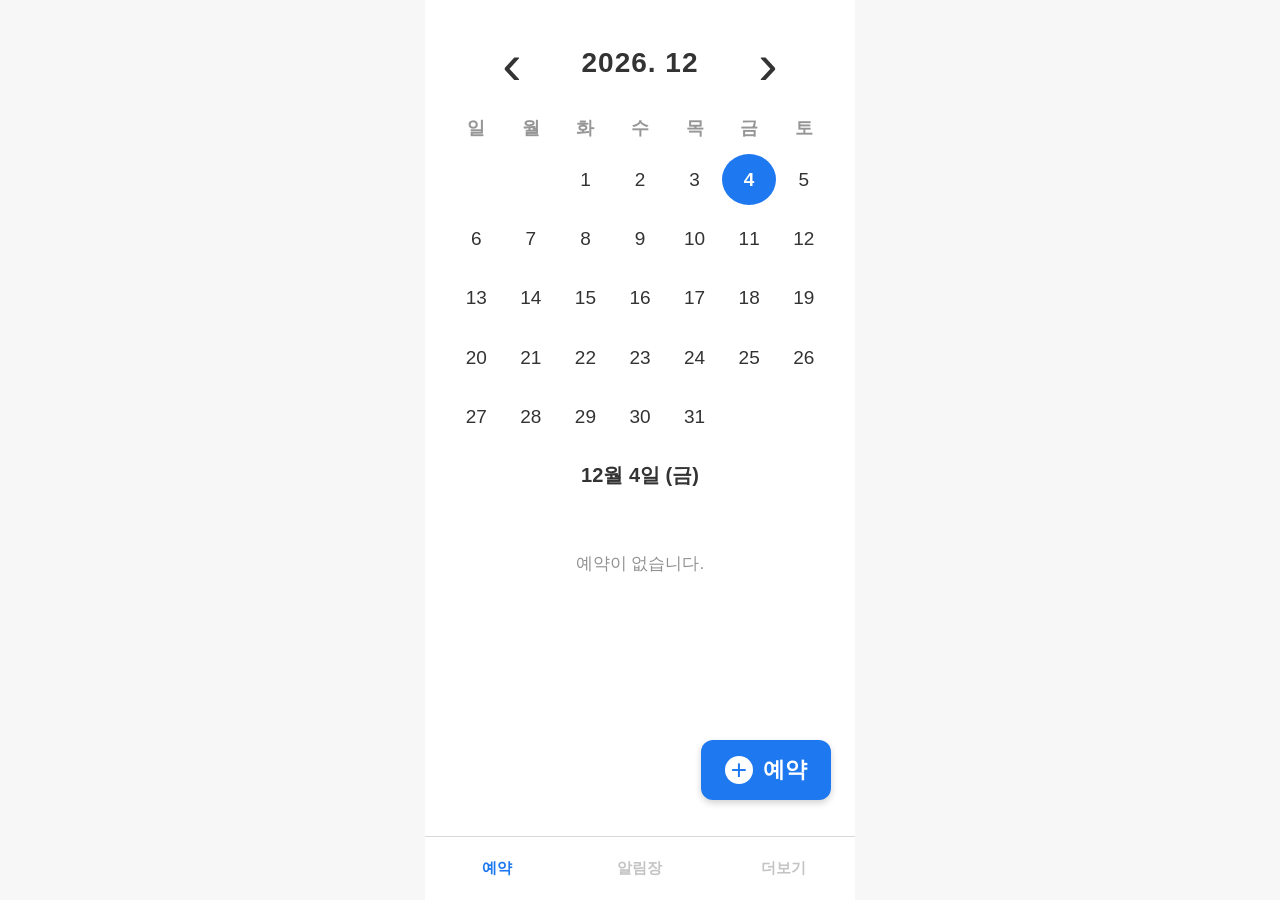
<file: index.html>
<!doctype html>
<html lang="ko">
  <head>
    <meta charset="UTF-8" />
    <meta name="viewport" content="width=device-width, initial-scale=1.0" />
    <title>예약 홈</title>
    <link rel="stylesheet" href="src/styles/app.css" />
  </head>
  <body>
    <main class="reservation-home app-screen" aria-labelledby="reservation-title">
      <h1 class="visually-hidden" id="reservation-title">예약</h1>

      <section class="calendar" aria-label="예약 달력">
        <header class="calendar__header">
          <button class="calendar__month-button" type="button" data-action="previous-month" aria-label="이전 달"><span aria-hidden="true">‹</span></button>
          <h2 class="calendar__month" data-field="month-label"></h2>
          <button class="calendar__month-button" type="button" data-action="next-month" aria-label="다음 달"><span aria-hidden="true">›</span></button>
        </header>
        <div class="calendar__weekdays" aria-hidden="true">
          <span class="calendar__weekday">일</span><span class="calendar__weekday">월</span><span class="calendar__weekday">화</span><span class="calendar__weekday">수</span><span class="calendar__weekday">목</span><span class="calendar__weekday">금</span><span class="calendar__weekday">토</span>
        </div>
        <div class="calendar__days" data-field="calendar-days" role="grid" aria-label="날짜 선택"></div>
      </section>

      <section class="reservation-summary" aria-live="polite">
        <h2 class="reservation-summary__date" data-field="selected-date"></h2>
        <p class="reservation-summary__empty empty-state" data-field="empty-message">예약이 없습니다.</p>
        <div class="reservation-summary__list" data-field="reservation-list"></div>
      </section>

      <a class="floating-action" href="reservation.html">
        <span class="floating-action__icon" aria-hidden="true">+</span>
        <span>예약</span>
      </a>

      <p class="toast reservation-cancellation-toast" data-field="reservation-cancellation-toast" role="status" hidden>예약을 성공적으로 취소했습니다.</p>
    </main>

    <div data-component="bottom-navigation"></div>
    <script type="module" src="src/main.js"></script>
  </body>
</html>
</file>
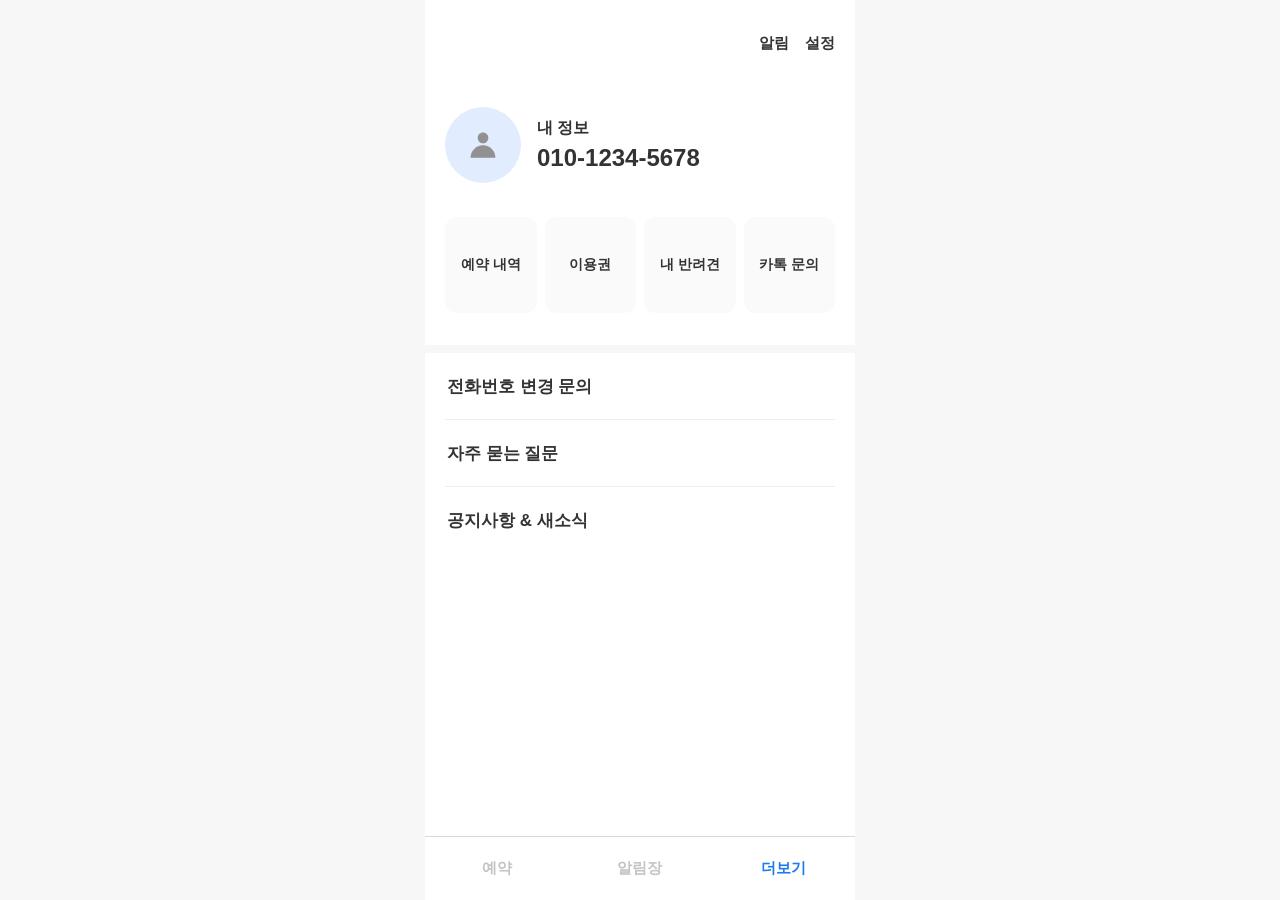
<file: more.html>
<!doctype html>
<html lang="ko">
  <head>
    <meta charset="UTF-8" />
    <meta name="viewport" content="width=device-width, initial-scale=1.0" />
    <title>더보기</title>
    <link rel="stylesheet" href="src/styles/app.css" />
  </head>
  <body>
    <main class="more-home app-screen" aria-labelledby="more-title">
      <header class="more-home__header">
        <h1 class="more-home__title visually-hidden" id="more-title">더보기</h1>
        <div class="more-home__header-actions" aria-label="빠른 메뉴">
          <button class="more-home__text-button" type="button" data-action="open-notifications">알림</button>
          <button class="more-home__text-button" type="button" data-action="open-settings">설정</button>
        </div>
      </header>

      <button class="profile-summary" type="button" data-action="open-profile">
        <span class="profile-summary__avatar" aria-hidden="true">
          <img class="profile-summary__avatar-icon" src="assets/icons/menuIcon_profile.svg" alt="" />
        </span>
        <span class="profile-summary__content">
          <span class="profile-summary__label">내 정보</span>
          <strong class="profile-summary__phone" data-field="guardian-phone"></strong>
        </span>
      </button>

      <section class="quick-menu" aria-label="빠른 메뉴">
        <button class="quick-menu__item" type="button" data-action="open-reservations">예약 내역</button>
        <button class="quick-menu__item" type="button" data-action="open-my-tickets">이용권</button>
        <button class="quick-menu__item" type="button" disabled>내 반려견</button>
        <button class="quick-menu__item" type="button" data-action="open-inquiry">카톡 문의</button>
      </section>

      <nav class="more-links" aria-label="도움말 메뉴">
        <button class="more-links__item" type="button" data-action="phone-inquiry">
          전화번호 변경 문의
        </button>
        <button class="more-links__item" type="button" data-action="open-faq">
          자주 묻는 질문
        </button>
        <button class="more-links__item" type="button" data-action="open-notices">
          공지사항 &amp; 새소식
        </button>
      </nav>
    </main>

    <div data-component="bottom-navigation"></div>
    <script type="module" src="src/more-main.js"></script>
  </body>
</html>
</file>
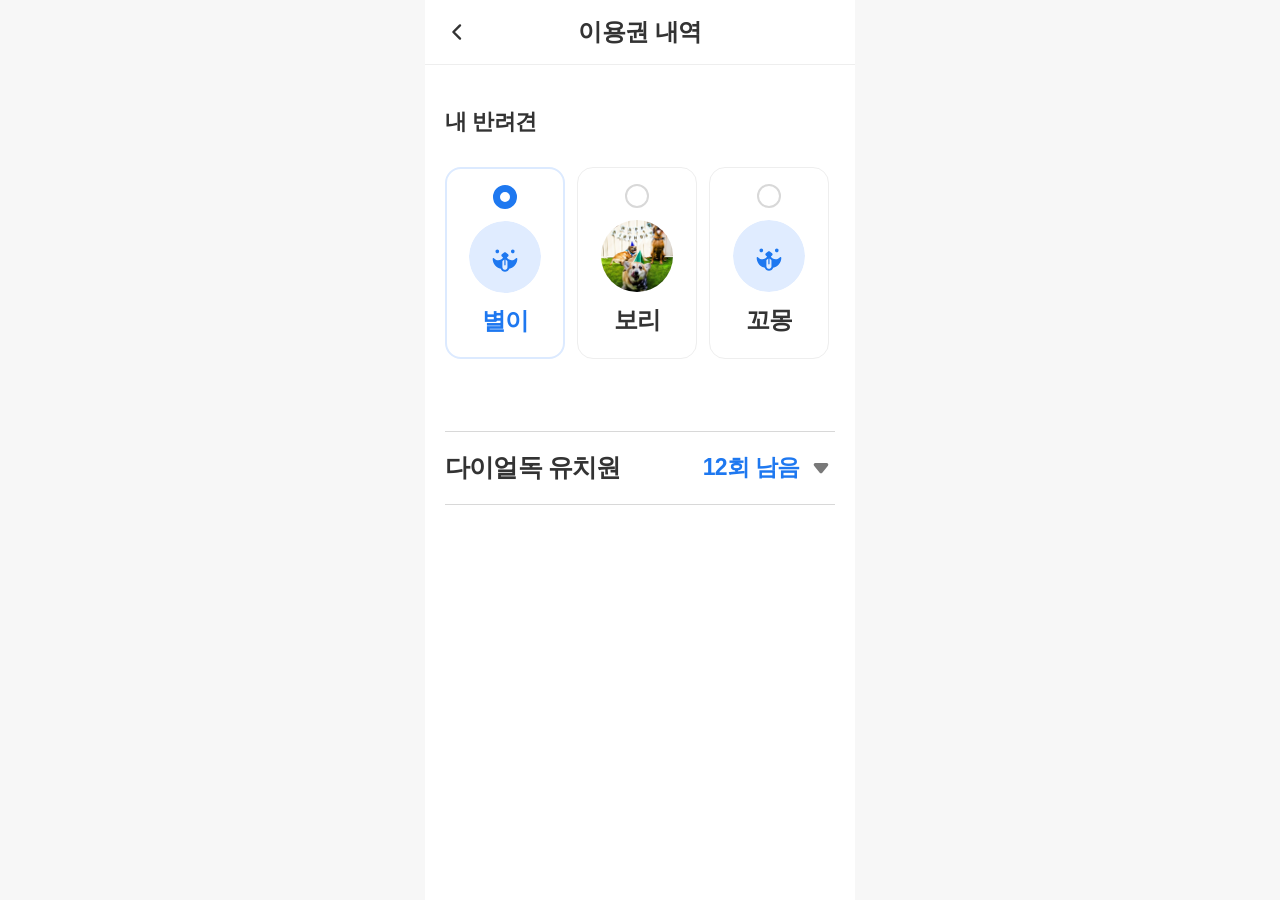
<file: my-tickets.html>
<!doctype html>
<html lang="ko">
  <head>
    <meta charset="UTF-8" />
    <meta name="viewport" content="width=device-width, initial-scale=1.0" />
    <title>이용권 내역</title>
    <link rel="stylesheet" href="src/styles/app.css" />
  </head>
  <body>
    <main class="my-tickets app-screen" data-component="my-tickets" aria-labelledby="my-tickets-title">
      <header class="my-tickets__header app-header">
        <button class="my-tickets__back app-header__button" type="button" data-action="go-back" aria-label="더보기로 돌아가기">
          <img src="assets/icons/iconBack.svg" alt="" />
        </button>
        <h1 class="my-tickets__title app-header__title" id="my-tickets-title">이용권 내역</h1>
        <span aria-hidden="true"></span>
      </header>

      <div class="my-tickets__content">
        <section class="my-tickets__pet-section" aria-labelledby="my-tickets-pets-title">
          <h2 class="my-tickets__section-title section-title" id="my-tickets-pets-title">내 반려견</h2>
          <div class="my-tickets-pet-selector" data-field="pet-list" role="radiogroup" aria-label="반려견 선택"></div>
          <p class="my-tickets__empty empty-state" data-field="empty-message" hidden>등록된 반려견이 없습니다.</p>
        </section>

        <section class="my-tickets__business-section" aria-labelledby="my-tickets-business-title">
          <h2 class="visually-hidden" id="my-tickets-business-title">업체별 이용권</h2>
          <div class="my-tickets-business-list" data-field="business-list"></div>
        </section>
      </div>
    </main>

    <script type="module" src="src/my-tickets-main.js"></script>
  </body>
</html>
</file>
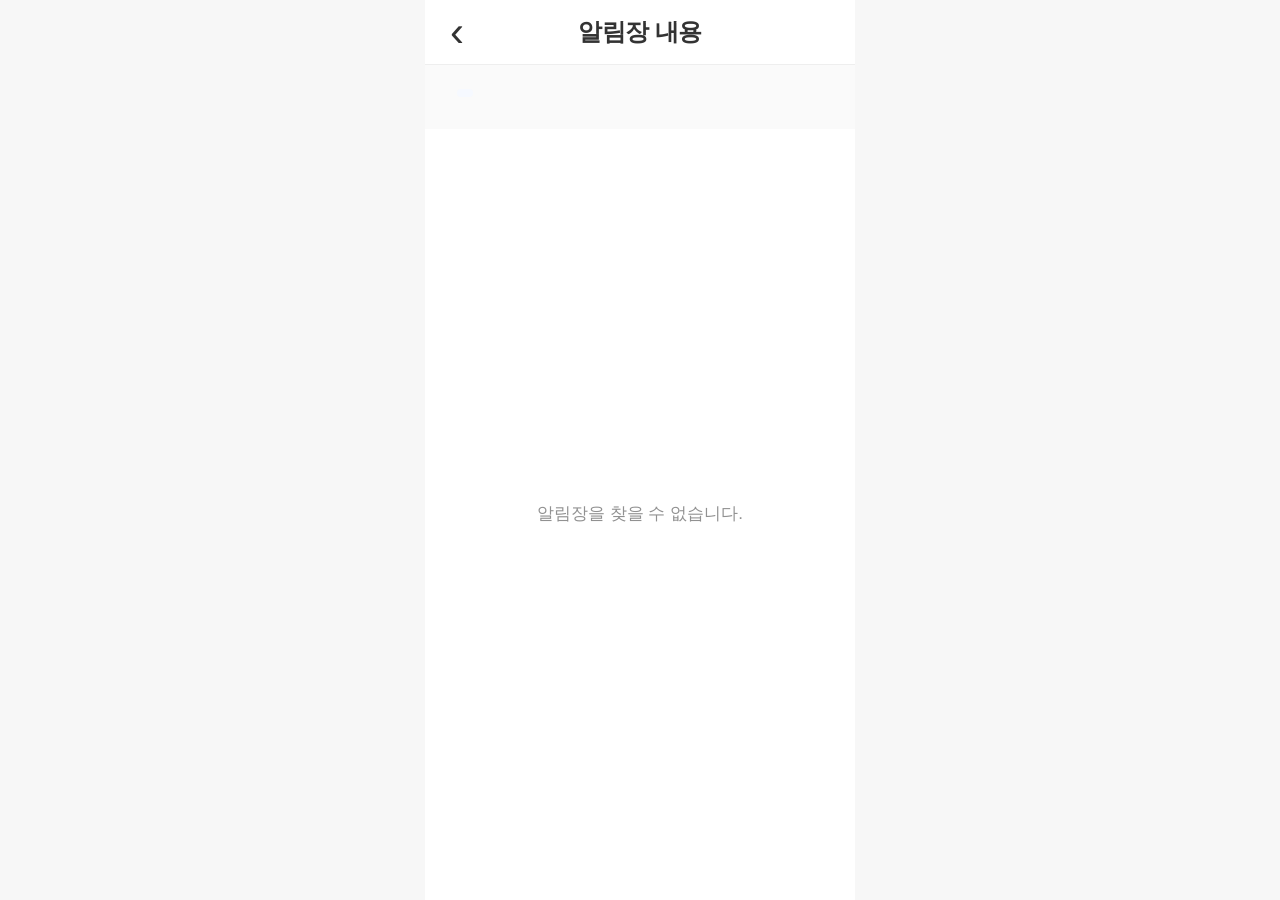
<file: report-detail.html>
<!doctype html>
<html lang="ko">
  <head>
    <meta charset="UTF-8" />
    <meta name="viewport" content="width=device-width, initial-scale=1.0" />
    <title>알림장 내용</title>
    <link rel="stylesheet" href="src/styles/app.css" />
  </head>
  <body>
    <main class="report-detail app-screen" aria-labelledby="report-detail-title">
      <header class="report-detail__header app-header">
        <button class="report-detail__back app-header__button" type="button" data-action="go-back" aria-label="알림장 목록으로 돌아가기">‹</button>
        <h1 class="report-detail__title app-header__title" id="report-detail-title">알림장 내용</h1>
        <span aria-hidden="true"></span>
      </header>
      <section class="report-detail__meta">
        <div class="report-detail__meta-heading">
          <p class="report-detail__date" data-field="report-date"></p>
          <span class="report-detail__class-badge" data-field="report-class"></span>
        </div>
        <h2 class="report-detail__recipient" data-field="report-recipient"></h2>
      </section>
      <article class="report-detail__body" data-field="report-body"></article>
      <p class="report-detail__empty empty-state" data-field="empty-message" hidden>알림장을 찾을 수 없습니다.</p>
    </main>
    <script type="module" src="src/report-detail-main.js"></script>
  </body>
</html>
</file>
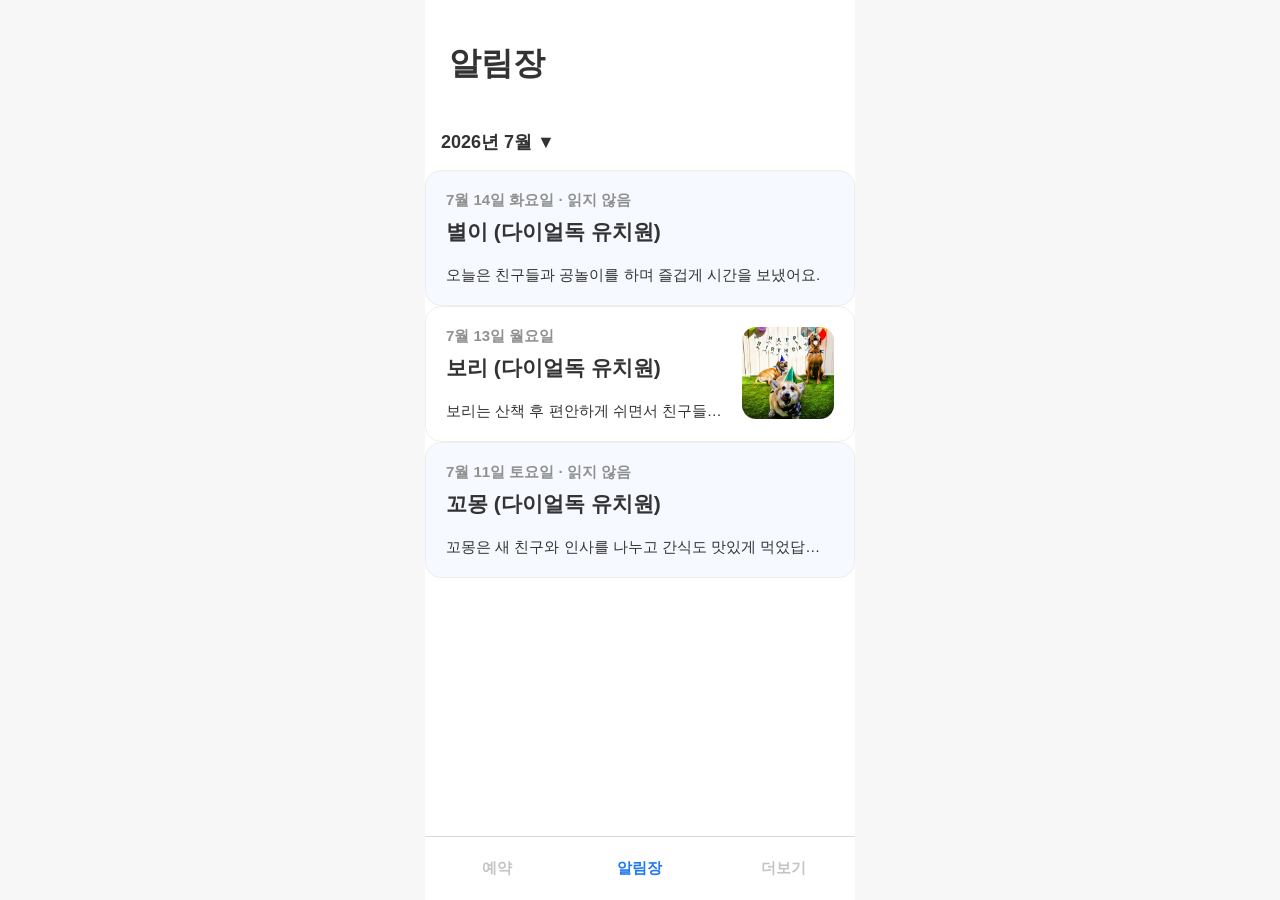
<file: report.html>
<!doctype html>
<html lang="ko">
  <head>
    <meta charset="UTF-8" />
    <meta name="viewport" content="width=device-width, initial-scale=1.0" />
    <title>알림장</title>
    <link rel="stylesheet" href="src/styles/app.css" />
  </head>
  <body>
    <main class="report-list app-screen" aria-labelledby="report-list-title">
      <header class="report-list__header">
        <h1 class="report-list__title" id="report-list-title">알림장</h1>
      </header>
      <p class="report-list__empty empty-state" data-field="empty-message" hidden>작성된 알림장이 없습니다.</p>
      <div class="report-list__content" data-field="report-list"></div>
    </main>

    <div data-component="bottom-navigation"></div>
    <script type="module" src="src/report-main.js"></script>
  </body>
</html>
</file>
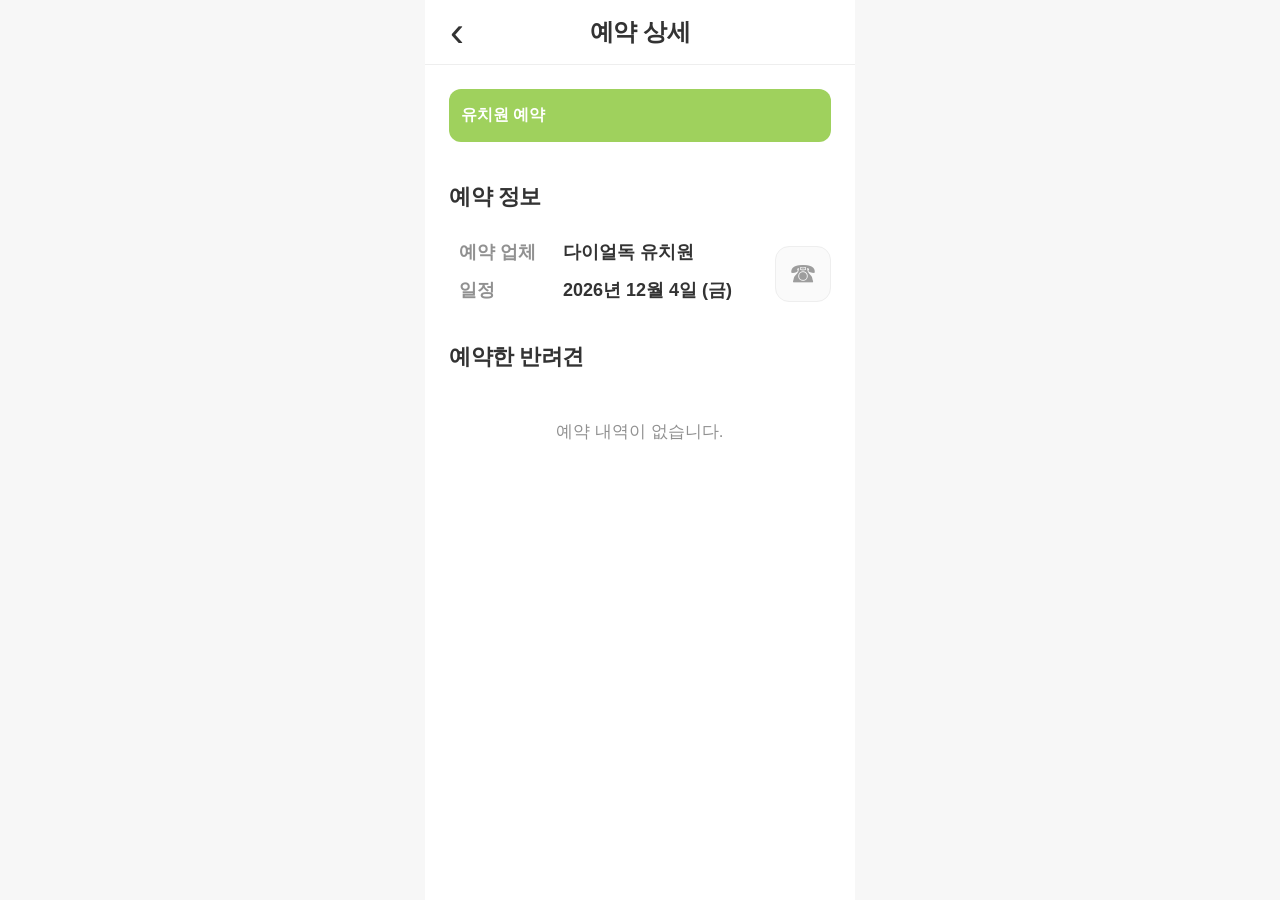
<file: reservation-detail.html>
<!doctype html>
<html lang="ko">
  <head>
    <meta charset="UTF-8" />
    <meta name="viewport" content="width=device-width, initial-scale=1.0" />
    <title>예약 상세</title>
    <link rel="stylesheet" href="src/styles/app.css" />
  </head>
  <body>
    <main class="reservation-detail app-screen" aria-labelledby="reservation-detail-title">
      <header class="reservation-detail__header app-header">
        <button class="reservation-detail__back app-header__button" type="button" data-action="go-back" aria-label="예약 화면으로 돌아가기">‹</button>
        <h1 class="reservation-detail__title app-header__title" id="reservation-detail-title">예약 상세</h1>
        <span aria-hidden="true"></span>
      </header>

      <div class="reservation-detail__content">
        <section class="reservation-detail__type">유치원 예약</section>

        <section class="reservation-detail__section" aria-labelledby="reservation-information-title">
          <h2 class="reservation-detail__section-title section-title" id="reservation-information-title">예약 정보</h2>
          <dl class="reservation-information">
            <dt>예약 업체</dt><dd>다이얼독 유치원</dd>
            <dt>일정</dt><dd data-field="reservation-date"></dd>
          </dl>
          <span class="reservation-information__phone" aria-label="전화 아이콘" role="img">☎</span>
        </section>

        <section class="reservation-detail__section" aria-labelledby="reserved-pets-title">
          <div class="reservation-detail__section-heading">
            <h2 class="reservation-detail__section-title section-title" id="reserved-pets-title">예약한 반려견</h2>
            <button class="reservation-detail__selection-action" type="button" data-action="toggle-all-selection" data-field="selection-action"></button>
          </div>
          <p class="reservation-detail__notice" data-field="cancellation-notice">예약 취소는 일정 시작 24시간 전까지 가능합니다.</p>
          <div class="reservation-detail__pet-list" data-field="reservation-pet-list"></div>
          <p class="reservation-detail__empty empty-state" data-field="empty-message" hidden>예약 내역이 없습니다.</p>
        </section>
      </div>

      <footer class="reservation-detail__footer" data-field="cancellation-footer">
        <button class="reservation-detail__cancel action-button action-button--danger" type="button" data-action="cancel-reservations">예약 취소</button>
      </footer>
    </main>

    <script type="module" src="src/reservation-detail-main.js"></script>
  </body>
</html>
</file>
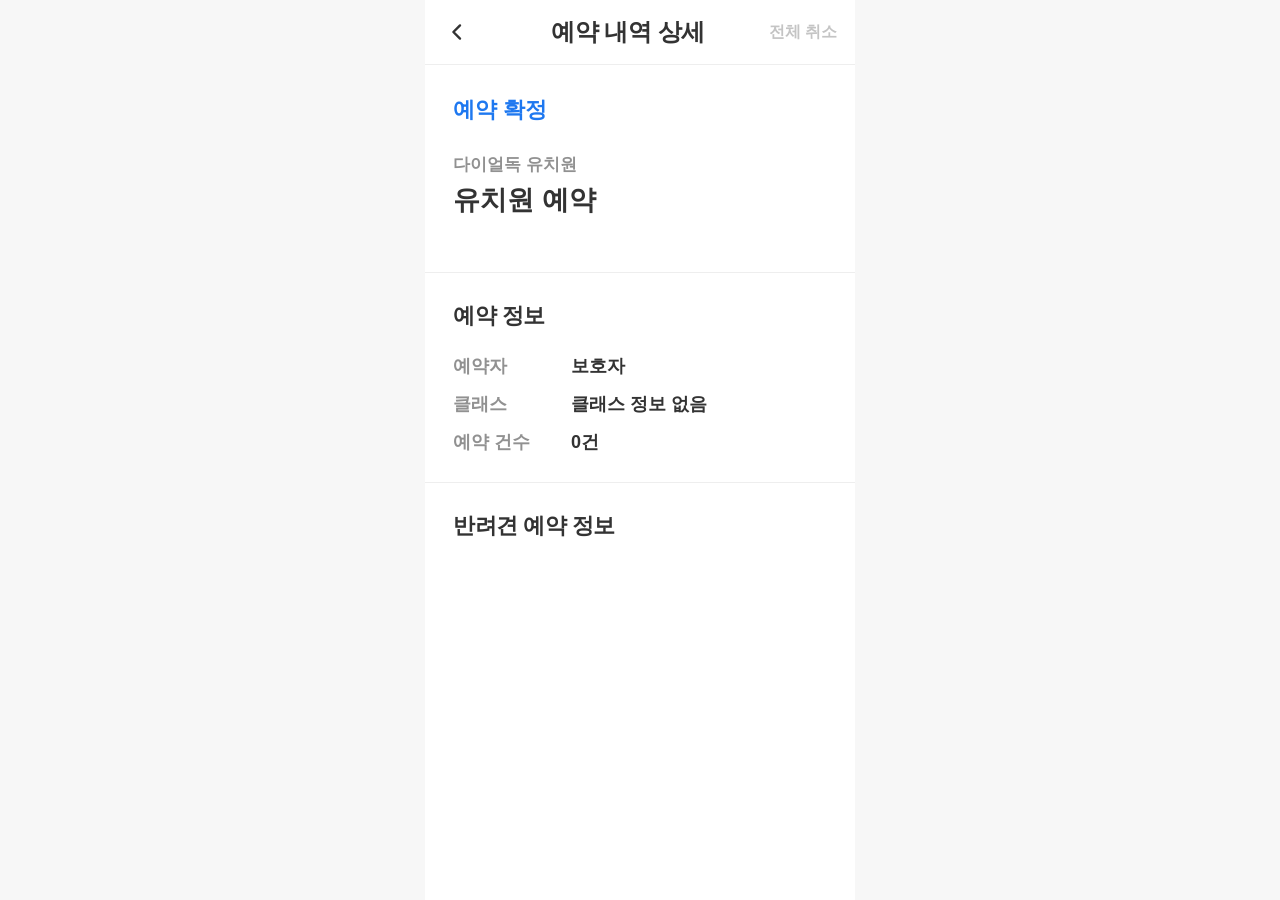
<file: reservation-history-detail.html>
<!doctype html>
<html lang="ko">
  <head>
    <meta charset="UTF-8" />
    <meta name="viewport" content="width=device-width, initial-scale=1.0" />
    <title>예약 내역 상세</title>
    <link rel="stylesheet" href="src/styles/app.css" />
  </head>
  <body>
    <main class="reservation-history-detail app-screen" aria-labelledby="reservation-history-detail-title">
      <header class="reservation-history-detail__header app-header app-header--with-action">
        <button class="reservation-history-detail__back app-header__button" type="button" data-action="go-back" aria-label="예약 내역으로 돌아가기">
          <img src="assets/icons/iconBack.svg" alt="" />
        </button>
        <h1 class="reservation-history-detail__title app-header__title" id="reservation-history-detail-title">예약 내역 상세</h1>
        <button class="reservation-history-detail__cancel-all app-header__action app-header__action--danger" type="button" data-action="cancel-all" data-field="cancel-all">전체 취소</button>
      </header>

      <p class="reservation-history-detail__notice" data-field="cancellation-notice" hidden>24시간 전인 예약이 있어 전체 취소할 수 없습니다.</p>

      <section class="reservation-overview" aria-labelledby="reservation-overview-title">
        <p class="reservation-overview__status" data-field="reservation-status"></p>
        <p class="reservation-overview__business-name" data-field="business-name"></p>
        <h2 class="reservation-overview__service-type" id="reservation-overview-title" data-field="service-type"></h2>
        <p class="reservation-overview__created-at" data-field="created-at"></p>
      </section>

      <section class="reservation-group-information" aria-labelledby="reservation-group-information-title">
        <h2 class="reservation-group-information__title section-title" id="reservation-group-information-title">예약 정보</h2>
        <dl class="reservation-group-information__list">
          <dt>예약자</dt><dd data-field="guardian-name"></dd>
          <dt>클래스</dt><dd data-field="class-name"></dd>
          <dt>예약 건수</dt><dd data-field="reservation-count"></dd>
        </dl>
      </section>

      <section class="reservation-pet-information" aria-labelledby="reservation-pet-information-title">
        <h2 class="reservation-pet-information__title section-title" id="reservation-pet-information-title">반려견 예약 정보</h2>
        <div class="reservation-pet-information__list" data-field="pet-groups"></div>
      </section>

      <p class="toast reservation-completion-toast" data-field="reservation-completion-toast" role="status" hidden>예약이 완료되었습니다.</p>
    </main>

    <dialog class="reservation-cancel-dialog" data-field="cancel-dialog" aria-label="예약 취소 확인" aria-describedby="reservation-cancel-dialog-description">
      <p class="reservation-cancel-dialog__description" id="reservation-cancel-dialog-description">예약을 취소하시겠습니까?<br />취소 후에는 변경이 불가능합니다.</p>
      <div class="reservation-cancel-dialog__actions">
        <button class="reservation-cancel-dialog__button reservation-cancel-dialog__button--close" type="button" data-action="close-cancel-dialog">닫기</button>
        <button class="reservation-cancel-dialog__button reservation-cancel-dialog__button--confirm" type="button" data-action="confirm-cancel-all">예약 취소</button>
      </div>
    </dialog>

    <script type="module" src="src/reservation-history-detail-main.js"></script>
  </body>
</html>
</file>
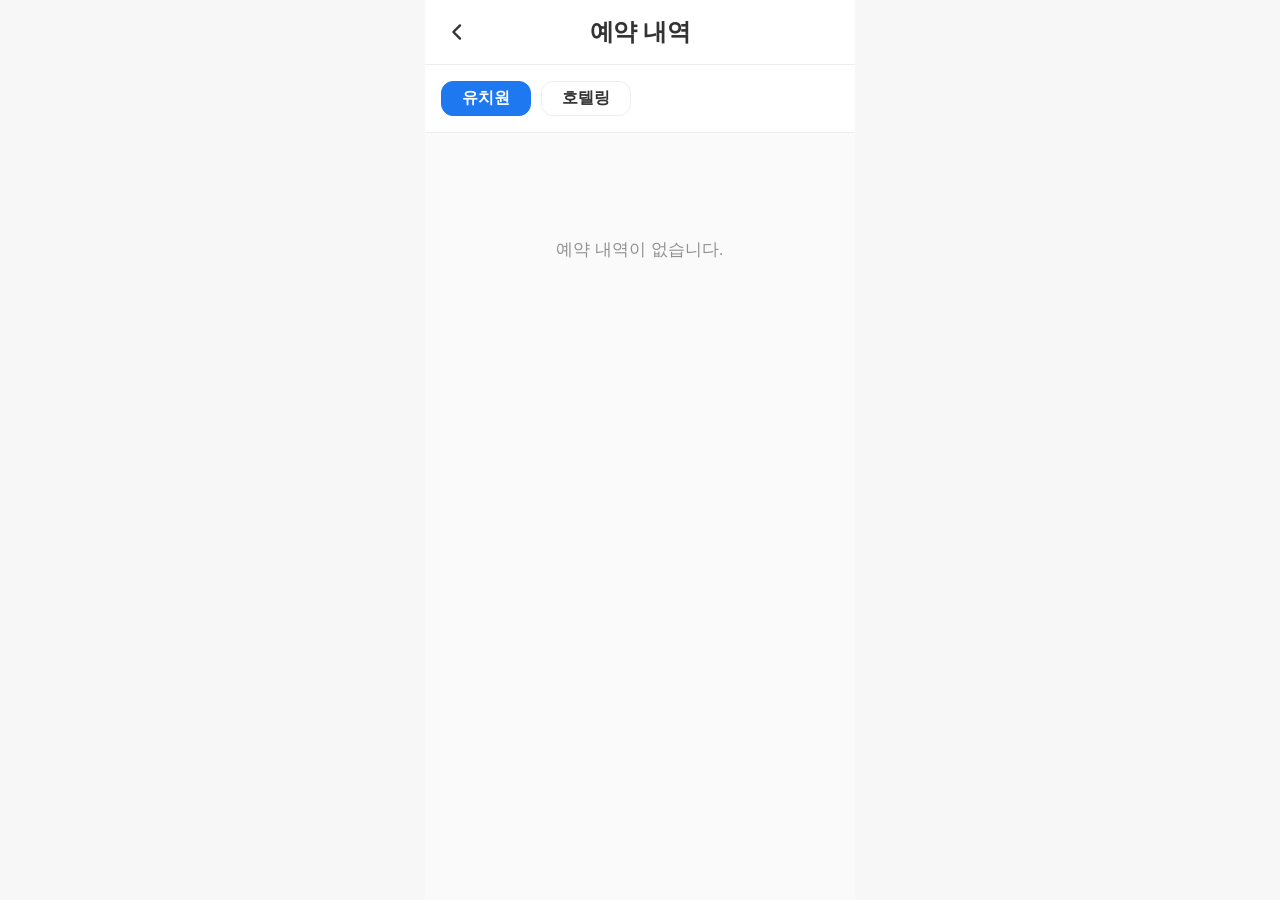
<file: reservation-history.html>
<!doctype html>
<html lang="ko">
  <head>
    <meta charset="UTF-8" />
    <meta name="viewport" content="width=device-width, initial-scale=1.0" />
    <title>예약 내역</title>
    <link rel="stylesheet" href="src/styles/app.css" />
  </head>
  <body>
    <main class="reservation-history app-screen app-screen--subtle" aria-labelledby="reservation-history-title">
      <header class="reservation-history__header app-header">
        <button class="reservation-history__back app-header__button" type="button" data-action="go-back" aria-label="더보기로 돌아가기">
          <img src="assets/icons/iconBack.svg" alt="" />
        </button>
        <h1 class="reservation-history__title app-header__title" id="reservation-history-title">예약 내역</h1>
        <span aria-hidden="true"></span>
      </header>

      <div class="reservation-history__tabs" aria-label="예약 유형">
        <button class="reservation-history__tab reservation-history__tab--active" type="button" aria-current="page">유치원</button>
        <span class="reservation-history__tab" aria-disabled="true">호텔링</span>
      </div>

      <section class="reservation-history__content" aria-live="polite">
        <p class="reservation-history__empty empty-state" data-field="empty-message" hidden>예약 내역이 없습니다.</p>
        <div data-field="reservation-groups"></div>
      </section>
    </main>

    <script type="module" src="src/reservation-history-main.js"></script>
  </body>
</html>
</file>
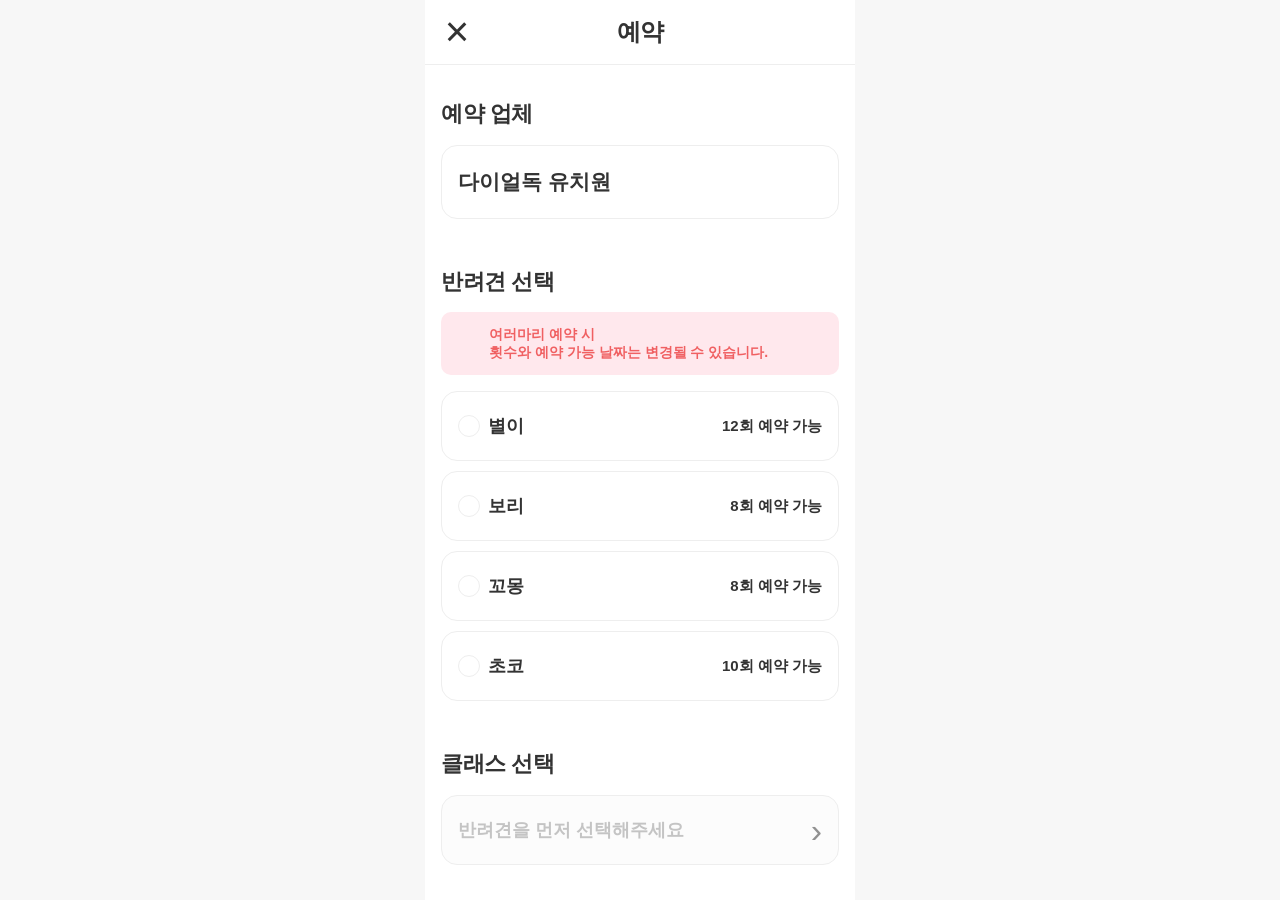
<file: reservation.html>
<!doctype html>
<html lang="ko">
  <head>
    <meta charset="UTF-8" />
    <meta name="viewport" content="width=device-width, initial-scale=1.0" />
    <title>예약</title>
    <link rel="stylesheet" href="src/styles/app.css" />
  </head>
  <body>
    <main class="reservation-form app-screen" aria-labelledby="reservation-form-title">
      <header class="reservation-form__header app-header app-header--sticky">
        <button class="reservation-form__close app-header__button" type="button" data-action="close-reservation-form" aria-label="예약 화면 닫기">×</button>
        <h1 class="reservation-form__title app-header__title" id="reservation-form-title">예약</h1>
        <span aria-hidden="true"></span>
      </header>

      <div class="reservation-form__content">
        <section class="reservation-form__section" aria-labelledby="business-title">
          <h2 class="reservation-form__section-title section-title" id="business-title">예약 업체</h2>
          <p class="reservation-form__business">다이얼독 유치원</p>
        </section>

        <section class="reservation-form__section" aria-labelledby="pet-selection-title">
          <h2 class="reservation-form__section-title section-title" id="pet-selection-title">반려견 선택</h2>
          <p class="reservation-form__notice">여러마리 예약 시<br />횟수와 예약 가능 날짜는 변경될 수 있습니다.</p>
          <div class="pet-selector" data-field="pet-list"></div>
        </section>

        <section class="reservation-form__section" aria-labelledby="class-selection-title">
          <h2 class="reservation-form__section-title section-title" id="class-selection-title">클래스 선택</h2>
          <button class="class-selector" type="button" data-action="open-class-selection" disabled>
            <span class="class-selector__value" data-field="selected-class-name">반려견을 먼저 선택해주세요</span>
            <span class="class-selector__chevron" aria-hidden="true">›</span>
          </button>
        </section>

        <section class="reservation-form__section reservation-form__section--calendar" aria-labelledby="date-selection-title">
          <h2 class="reservation-form__section-title section-title" id="date-selection-title">날짜 선택</h2>
          <section class="calendar calendar--reservation-selection" aria-label="예약 날짜 선택">
            <header class="calendar__header">
              <button class="calendar__month-button" type="button" data-action="previous-reservation-month" aria-label="이전 달"><span aria-hidden="true">‹</span></button>
              <h3 class="calendar__month" data-field="reservation-month-label"></h3>
              <button class="calendar__month-button" type="button" data-action="next-reservation-month" aria-label="다음 달"><span aria-hidden="true">›</span></button>
            </header>
            <div class="calendar__weekdays" aria-hidden="true">
              <span class="calendar__weekday">일</span><span class="calendar__weekday">월</span><span class="calendar__weekday">화</span><span class="calendar__weekday">수</span><span class="calendar__weekday">목</span><span class="calendar__weekday">금</span><span class="calendar__weekday">토</span>
            </div>
            <div class="calendar__days" data-field="reservation-calendar-days" role="grid" aria-label="예약 날짜"></div>
          </section>
        </section>
      </div>

      <section class="class-selection-sheet" data-state="hidden" hidden aria-labelledby="class-sheet-title">
        <button class="class-selection-sheet__backdrop" type="button" data-action="close-class-selection" aria-label="클래스 선택 닫기"></button>
        <div class="class-selection-sheet__panel">
          <div class="class-selection-sheet__handle" aria-hidden="true"></div>
          <h2 class="class-selection-sheet__title" id="class-sheet-title">클래스 선택</h2>
          <div class="class-selection-sheet__options" data-field="class-options"></div>
        </div>
      </section>

      <footer class="reservation-form__footer">
        <p class="reservation-counter"><span class="reservation-counter__label">예약</span><strong class="reservation-counter__value" data-field="selected-date-count">0회</strong></p>
        <span class="reservation-counter__divider" aria-hidden="true">/</span>
        <p class="reservation-counter"><span class="reservation-counter__label">잔여</span><strong class="reservation-counter__value" data-field="remaining-count">0회</strong></p>
        <button class="reservation-form__submit action-button" type="button" data-action="submit-reservation" disabled>예약</button>
      </footer>
    </main>

    <script type="module" src="src/reservation-form-main.js"></script>
  </body>
</html>
</file>
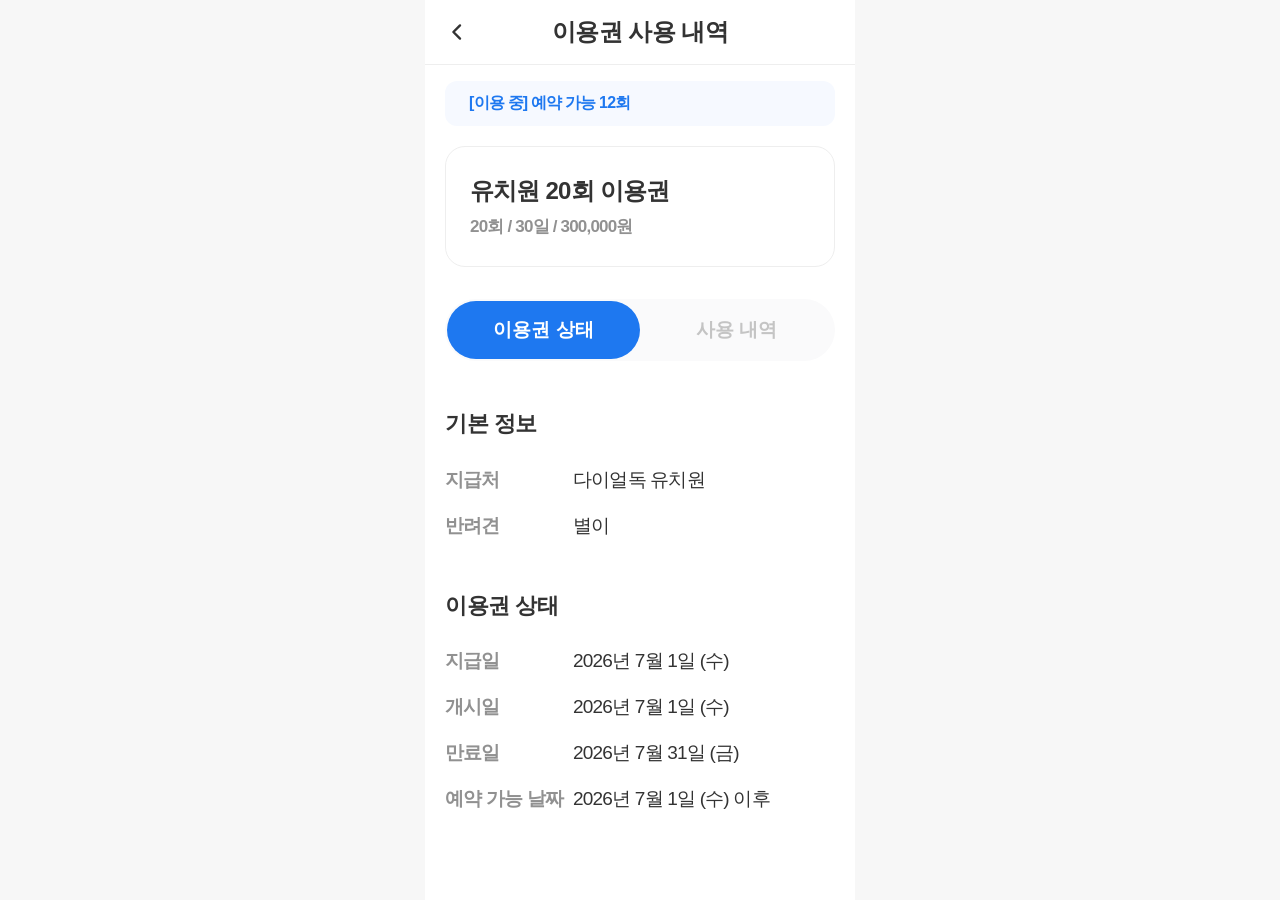
<file: ticket-history.html>
<!doctype html>
<html lang="ko">
  <head>
    <meta charset="UTF-8" />
    <meta name="viewport" content="width=device-width, initial-scale=1.0" />
    <title>이용권 사용 내역</title>
    <link rel="stylesheet" href="src/styles/app.css" />
  </head>
  <body>
    <main class="ticket-history app-screen" data-component="ticket-history" aria-labelledby="ticket-history-title">
      <header class="ticket-history__header app-header">
        <button class="ticket-history__back app-header__button" type="button" data-action="go-back" aria-label="이용권 내역으로 돌아가기">
          <img src="assets/icons/iconBack.svg" alt="" />
        </button>
        <h1 class="ticket-history__title app-header__title" id="ticket-history-title">이용권 사용 내역</h1>
        <span aria-hidden="true"></span>
      </header>

      <div class="ticket-history__content">
        <p class="ticket-history__notice" data-field="availability-notice"></p>
        <section class="ticket-summary" aria-label="이용권 요약">
          <h2 class="ticket-summary__name" data-field="ticket-name"></h2>
          <p class="ticket-summary__meta" data-field="ticket-meta"></p>
        </section>

        <div class="ticket-history__tabs" role="tablist" aria-label="이용권 정보">
          <button class="ticket-history__tab" type="button" data-action="select-tab" data-entity-id="status" role="tab" aria-selected="true">이용권 상태</button>
          <button class="ticket-history__tab" type="button" data-action="select-tab" data-entity-id="history" role="tab" aria-selected="false">사용 내역</button>
        </div>

        <section class="ticket-history__panel" data-field="ticket-panel"></section>
      </div>
    </main>

    <script type="module" src="src/ticket-history-main.js"></script>
  </body>
</html>
</file>
<file: src/styles/app.css>
@import url("./base/tokens.css");
@import url("./base/base.css");
@import url("./components/bottom-navigation.css");
@import url("./features/reservation-home.css");
@import url("./features/reservation-form.css");
@import url("./features/reservation-detail.css");
@import url("./features/report-list.css");
@import url("./features/report-detail.css");
@import url("./features/more-home.css");
@import url("./features/reservation-history.css");
@import url("./features/reservation-history-detail.css");
@import url("./features/my-tickets.css");
@import url("./features/ticket-history.css");
@import url("./components/ui-primitives.css");

.visually-hidden {
  position: absolute;
  width: 1px;
  height: 1px;
  padding: 0;
  margin: -1px;
  overflow: hidden;
  clip: rect(0, 0, 0, 0);
  white-space: nowrap;
  border: 0;
}
</file>
